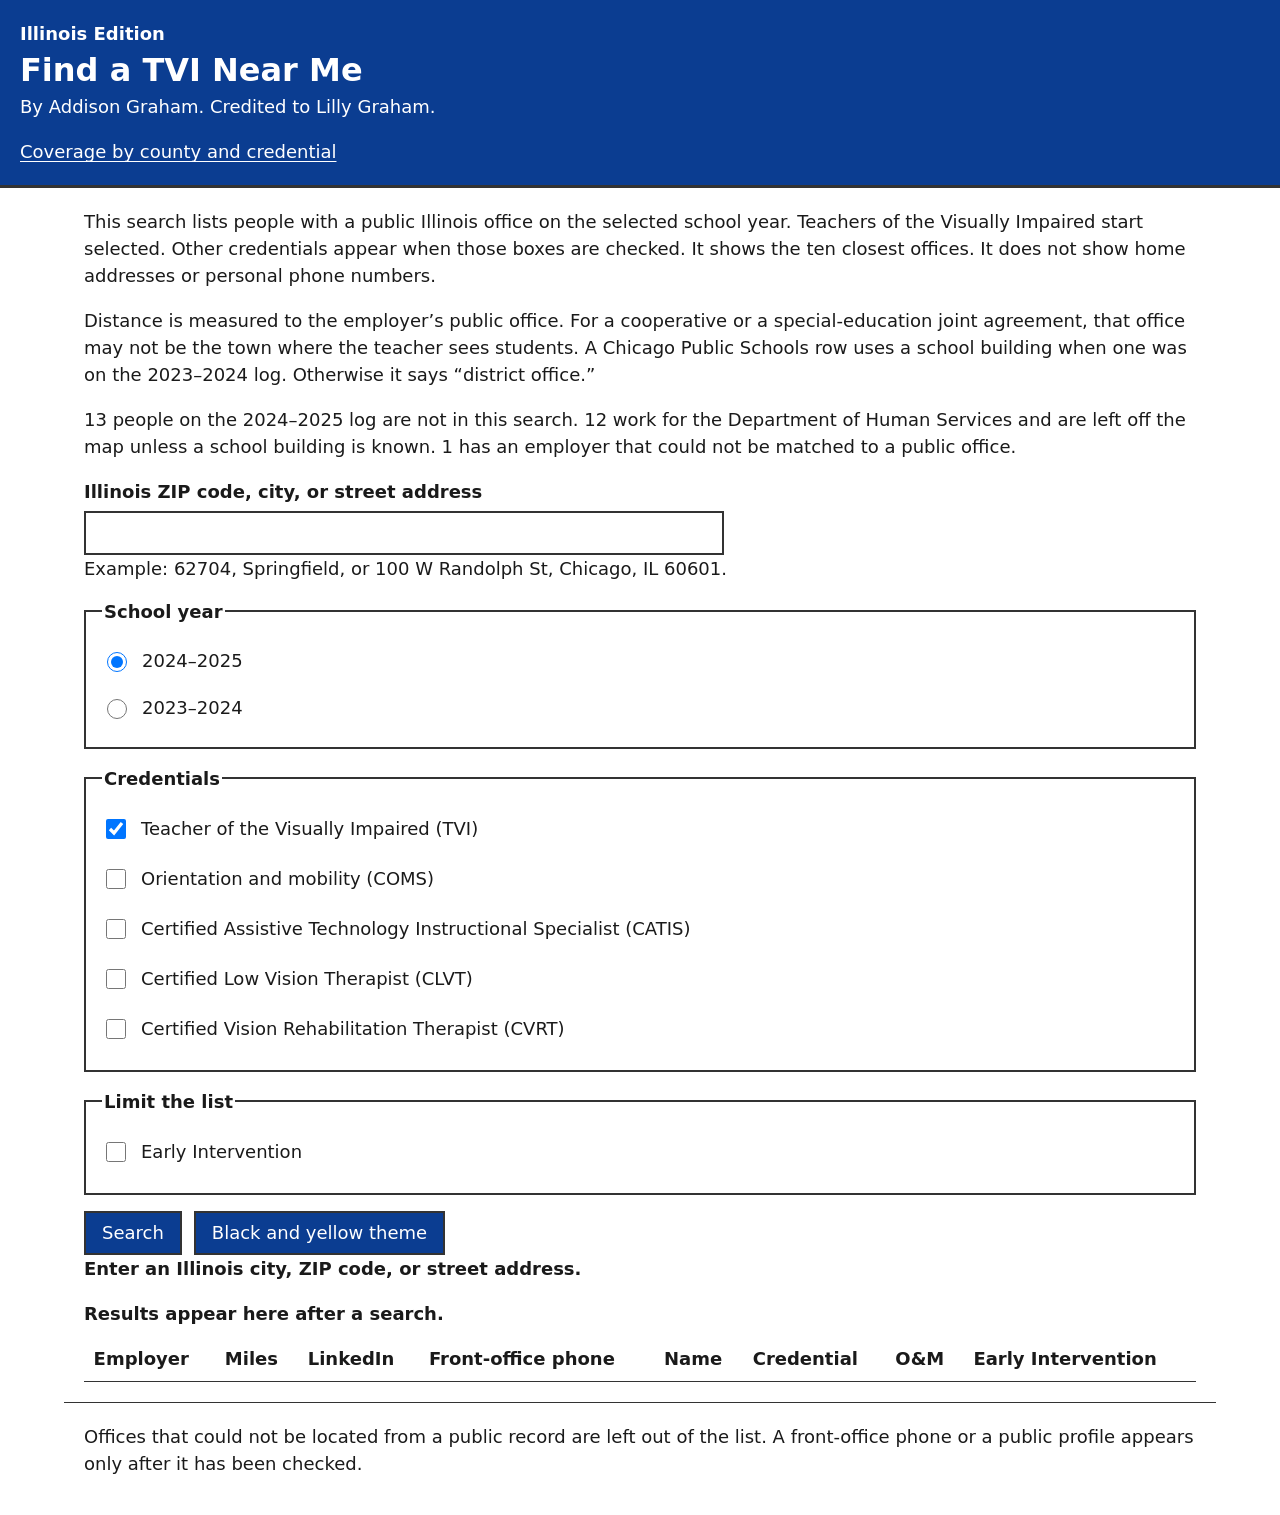
<file: index.html>
<!DOCTYPE html>
<html lang="en">
  <head>
    <meta charset="utf-8" />
    <meta name="viewport" content="width=device-width, initial-scale=1" />
    <title>Find a TVI Near Me – Illinois Edition</title>
    <meta
      name="description"
      content="Search for the ten Teachers of the Visually Impaired with the closest public offices in Illinois."
    />
    <link rel="stylesheet" href="style.css" />
  </head>
  <body>
    <a class="skip" href="#results">Skip to results</a>
    <header>
      <p class="edition">Illinois Edition</p>
      <h1>Find a TVI Near Me</h1>
      <p>By Addison Graham. Credited to Lilly Graham.</p>
      <p class="nav"><a href="analyze.html">Coverage by county and credential</a></p>
    </header>
    <main>
      <p>
        This search lists people with a public Illinois office on the selected
        school year. Teachers of the Visually Impaired start selected. Other
        credentials appear when those boxes are checked. It shows the ten
        closest offices. It does not show home addresses or personal phone
        numbers.
      </p>
      <p>
        Distance is measured to the employer’s public office. For a cooperative
        or a special-education joint agreement, that office may not be the town
        where the teacher sees students. A Chicago Public Schools row uses a
        school building when one was on the 2023–2024 log. Otherwise it says
        “district office.”
      </p>
      <p id="omitted"></p>
      <form id="search-form" role="search" aria-describedby="q-hint">
        <div class="field">
          <label for="q">Illinois ZIP code, city, or street address</label>
          <input id="q" name="q" type="search" required autocomplete="off" />
          <p id="q-hint">Example: 62704, Springfield, or 100 W Randolph St, Chicago, IL 60601.</p>
        </div>
        <fieldset>
          <legend>School year</legend>
          <label class="check" for="year-2024">
            <input id="year-2024" name="year" type="radio" value="2024-2025" checked />
            2024–2025
          </label>
          <label class="check" for="year-2023">
            <input id="year-2023" name="year" type="radio" value="2023-2024" />
            2023–2024
          </label>
        </fieldset>
        <fieldset>
          <legend>Credentials</legend>
          <label class="check" for="role-tvi">
            <input id="role-tvi" name="roles" type="checkbox" value="TVI" checked />
            Teacher of the Visually Impaired (TVI)
          </label>
          <label class="check" for="role-coms">
            <input id="role-coms" name="roles" type="checkbox" value="COMS" />
            Orientation and mobility (COMS)
          </label>
          <label class="check" for="role-catis">
            <input id="role-catis" name="roles" type="checkbox" value="CATIS" />
            Certified Assistive Technology Instructional Specialist (CATIS)
          </label>
          <label class="check" for="role-clvt">
            <input id="role-clvt" name="roles" type="checkbox" value="CLVT" />
            Certified Low Vision Therapist (CLVT)
          </label>
          <label class="check" for="role-cvrt">
            <input id="role-cvrt" name="roles" type="checkbox" value="CVRT" />
            Certified Vision Rehabilitation Therapist (CVRT)
          </label>
        </fieldset>
        <fieldset>
          <legend>Limit the list</legend>
          <label class="check" for="only-ei">
            <input id="only-ei" name="ei" type="checkbox" />
            Early Intervention
          </label>
        </fieldset>
        <div class="actions">
          <button id="search-button" type="submit">Search</button>
          <button id="theme" type="button" aria-pressed="false">Black and yellow theme</button>
        </div>
      </form>
      <p id="status" tabindex="-1" role="status" aria-live="polite">
        Enter an Illinois city, ZIP code, or street address.
      </p>
      <div class="table-wrap" tabindex="0" aria-label="Nearest teachers">
        <table id="results">
          <caption id="results-caption">Results appear here after a search.</caption>
          <thead>
            <tr>
              <th scope="col">Employer</th>
              <th scope="col">Miles</th>
              <th scope="col">LinkedIn</th>
              <th scope="col">Front-office phone</th>
              <th scope="col">Name</th>
              <th scope="col">Credential</th>
              <th scope="col">O&amp;M</th>
              <th scope="col">Early Intervention</th>
            </tr>
          </thead>
          <tbody id="result-rows"></tbody>
        </table>
      </div>
    </main>
    <footer>
      <p>
        Offices that could not be located from a public record are left out of
        the list. A front-office phone or a public profile appears only after
        it has been checked.
      </p>
    </footer>
    <noscript>
      <p>This search needs JavaScript. The directory files are in the data folder.</p>
    </noscript>
    <script type="module" src="app.js"></script>
  </body>
</html>
</file>
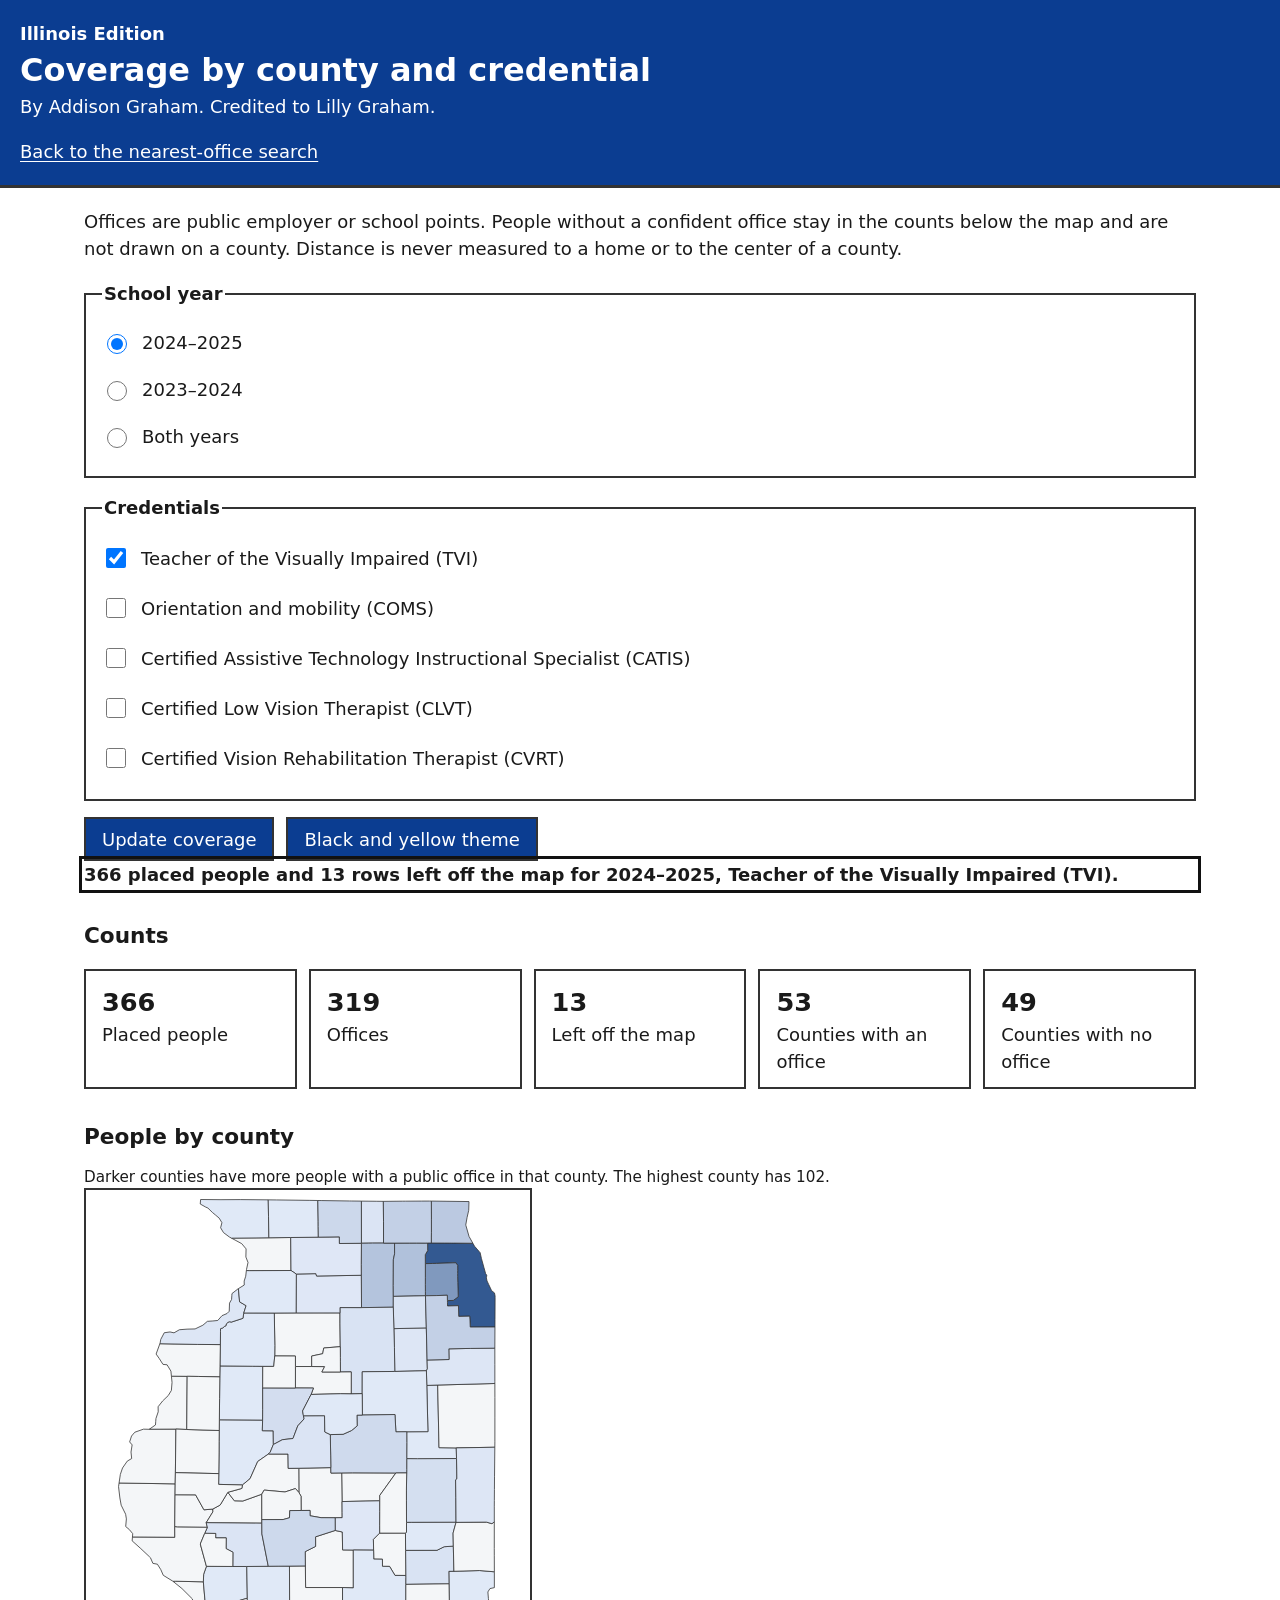
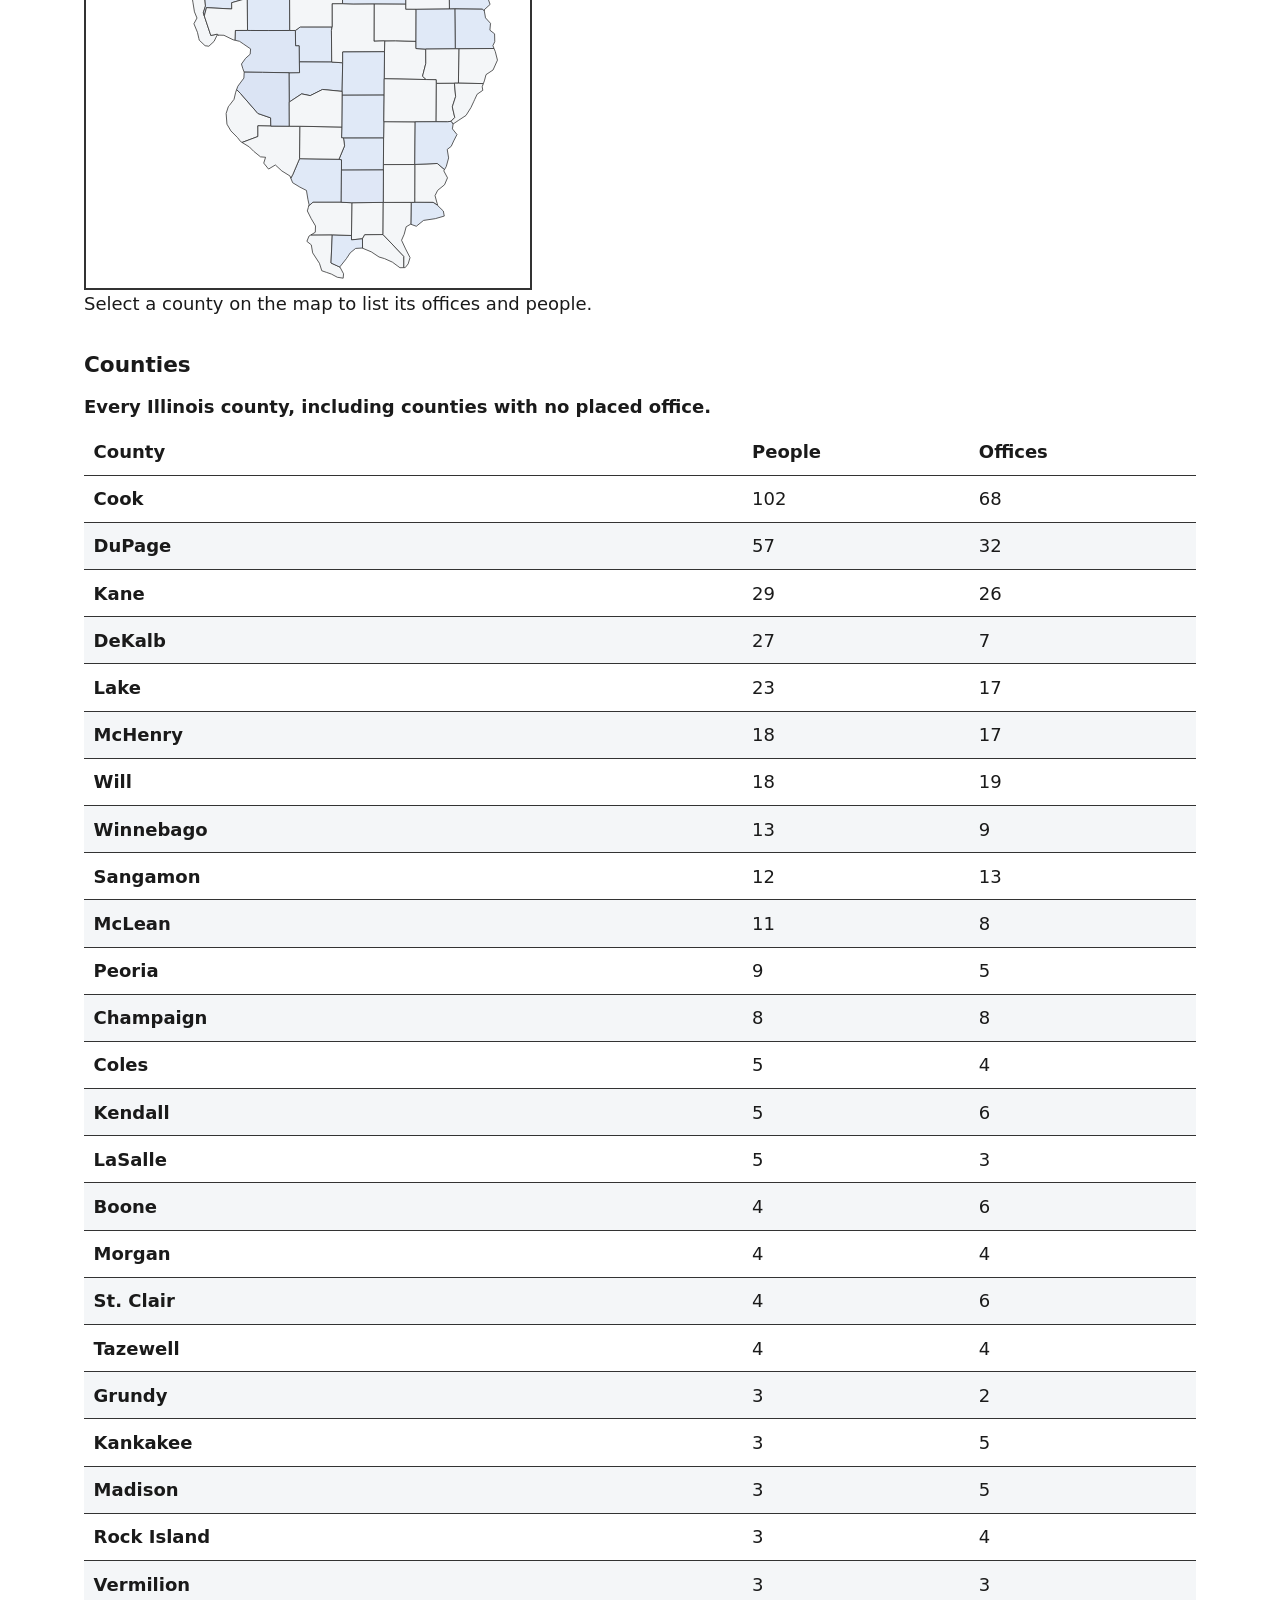
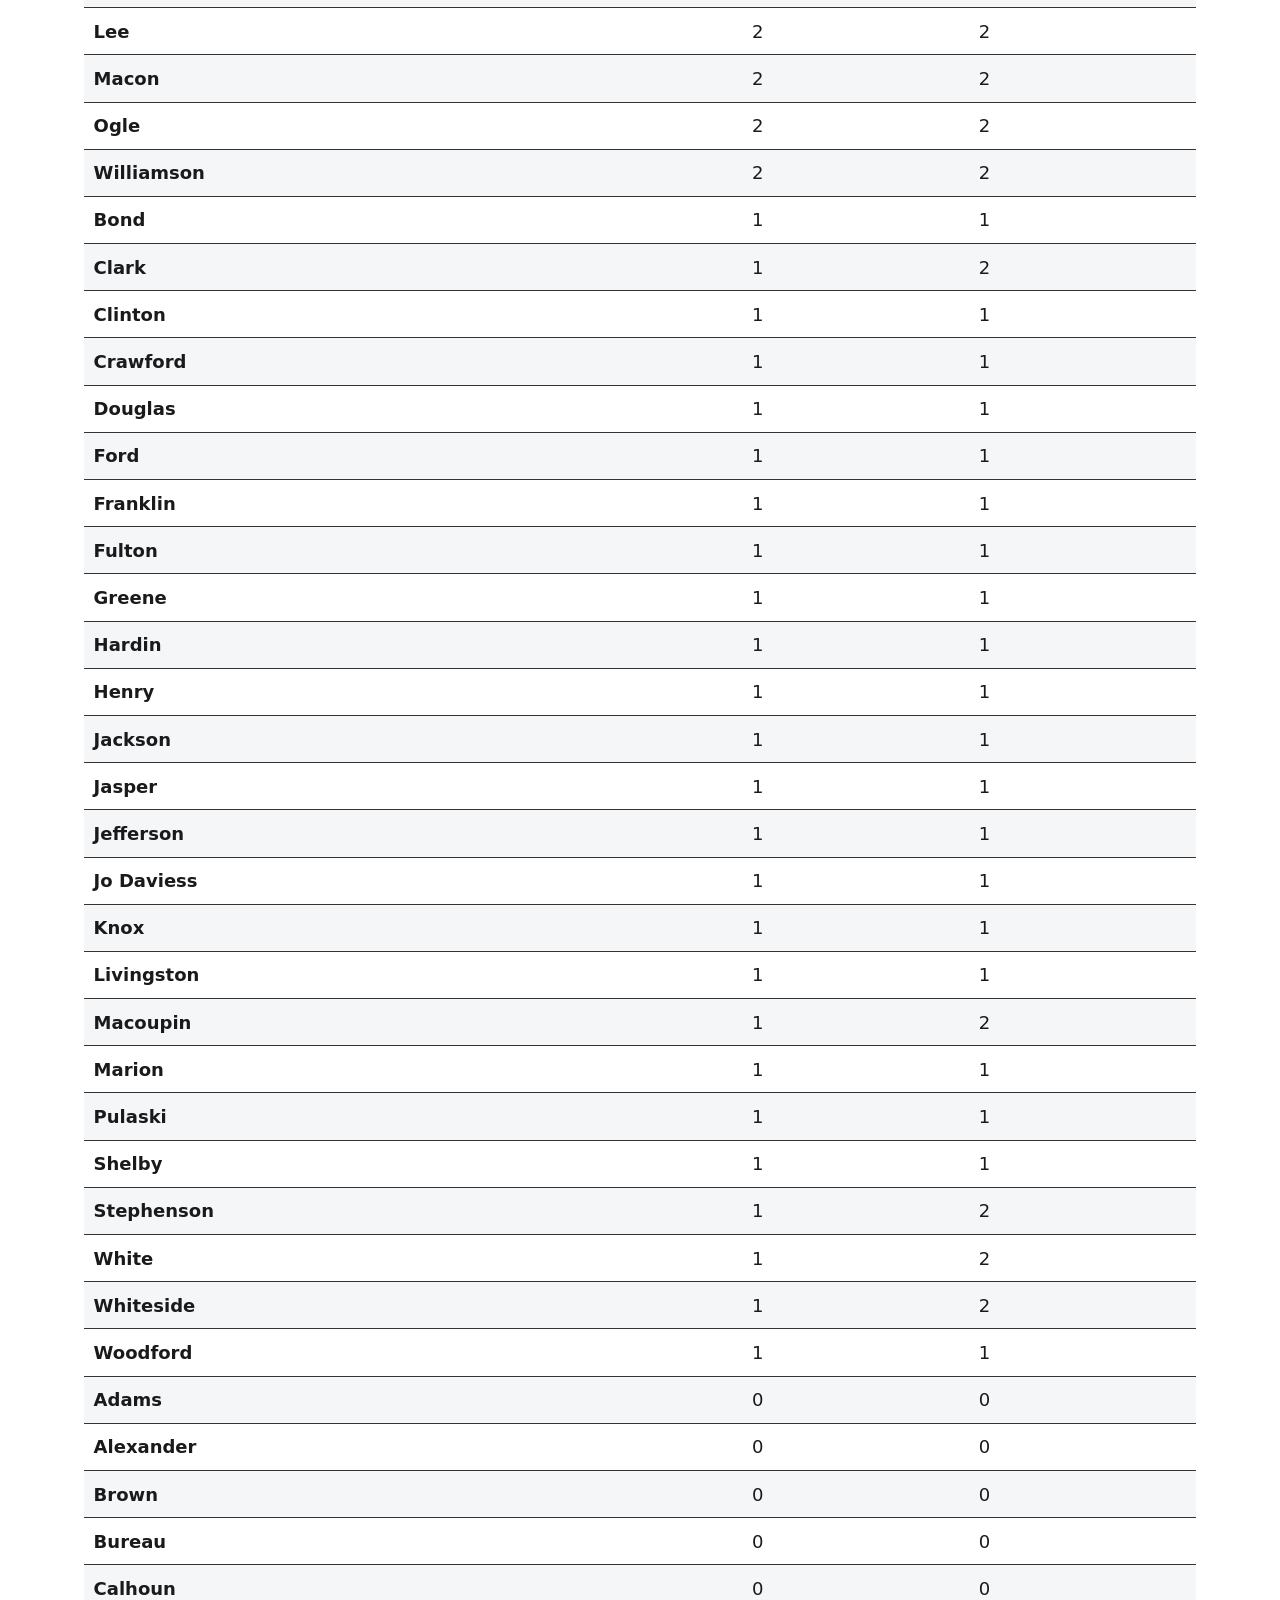
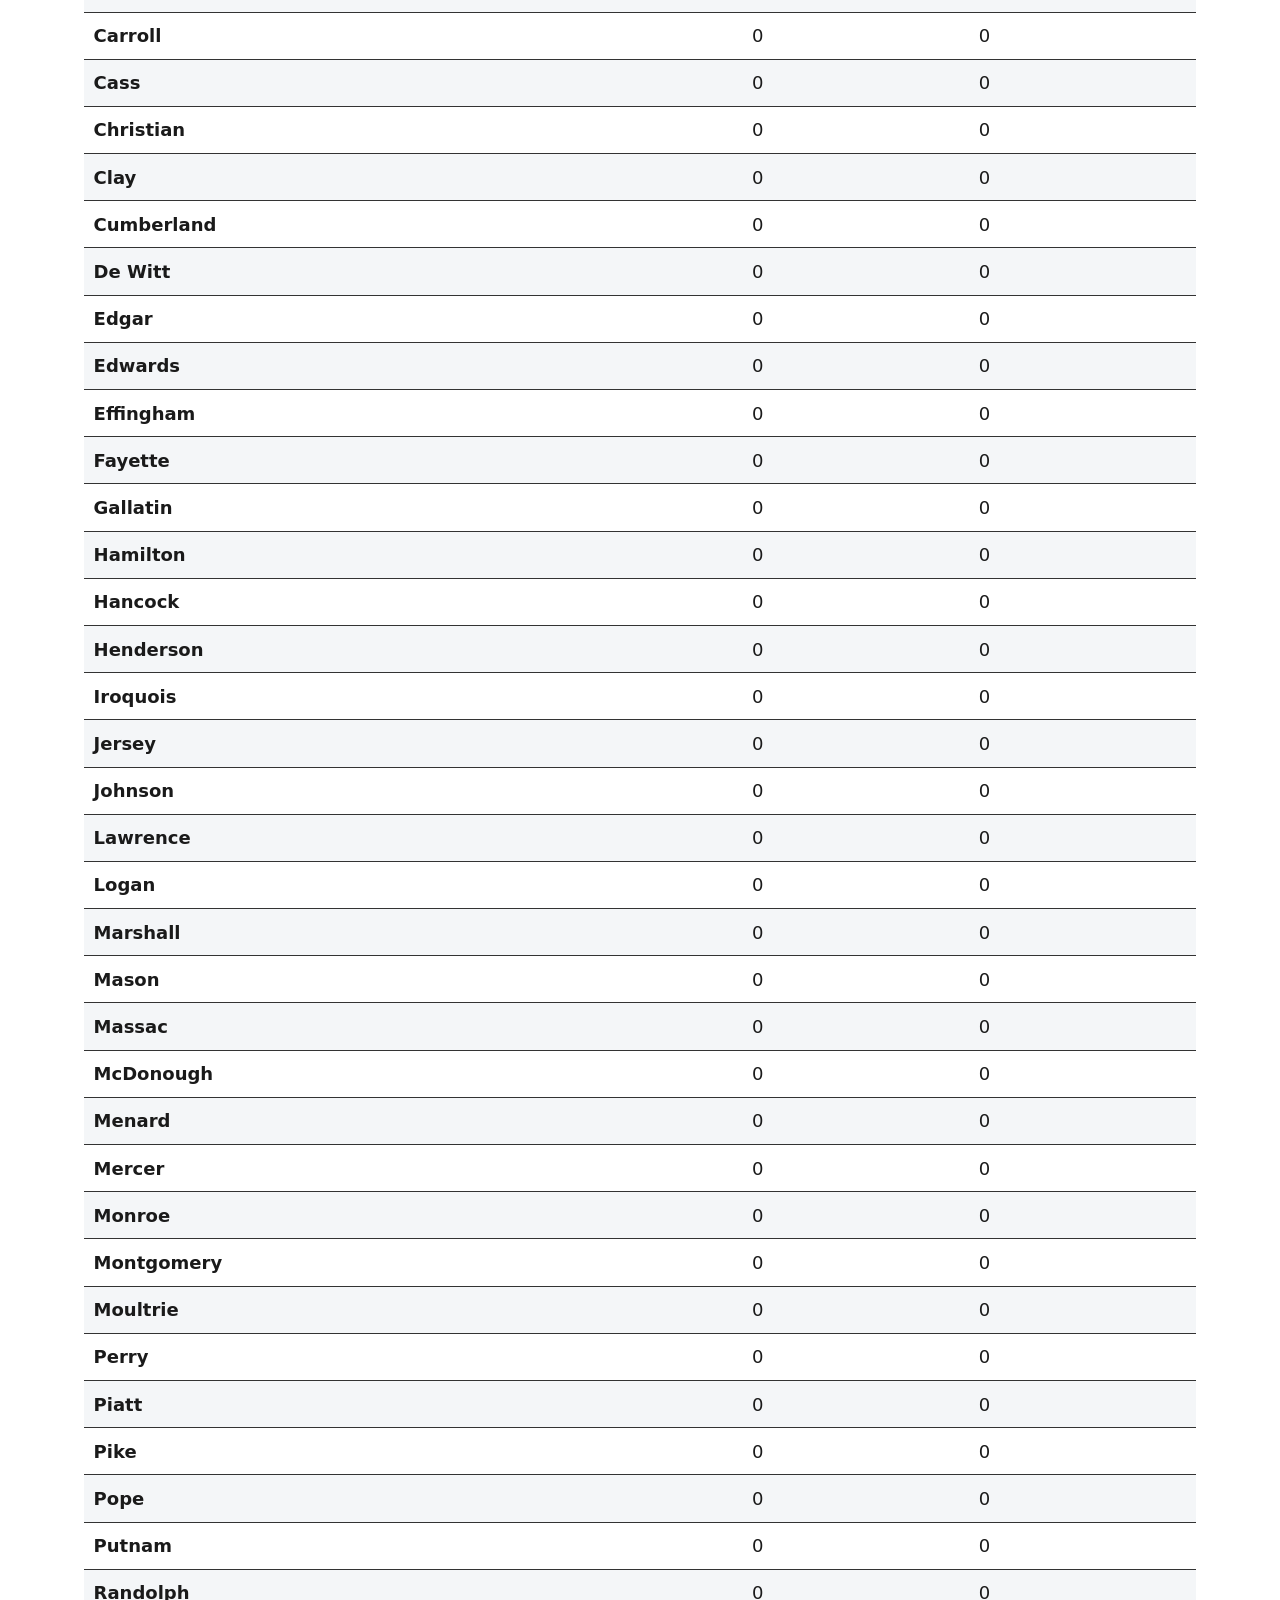
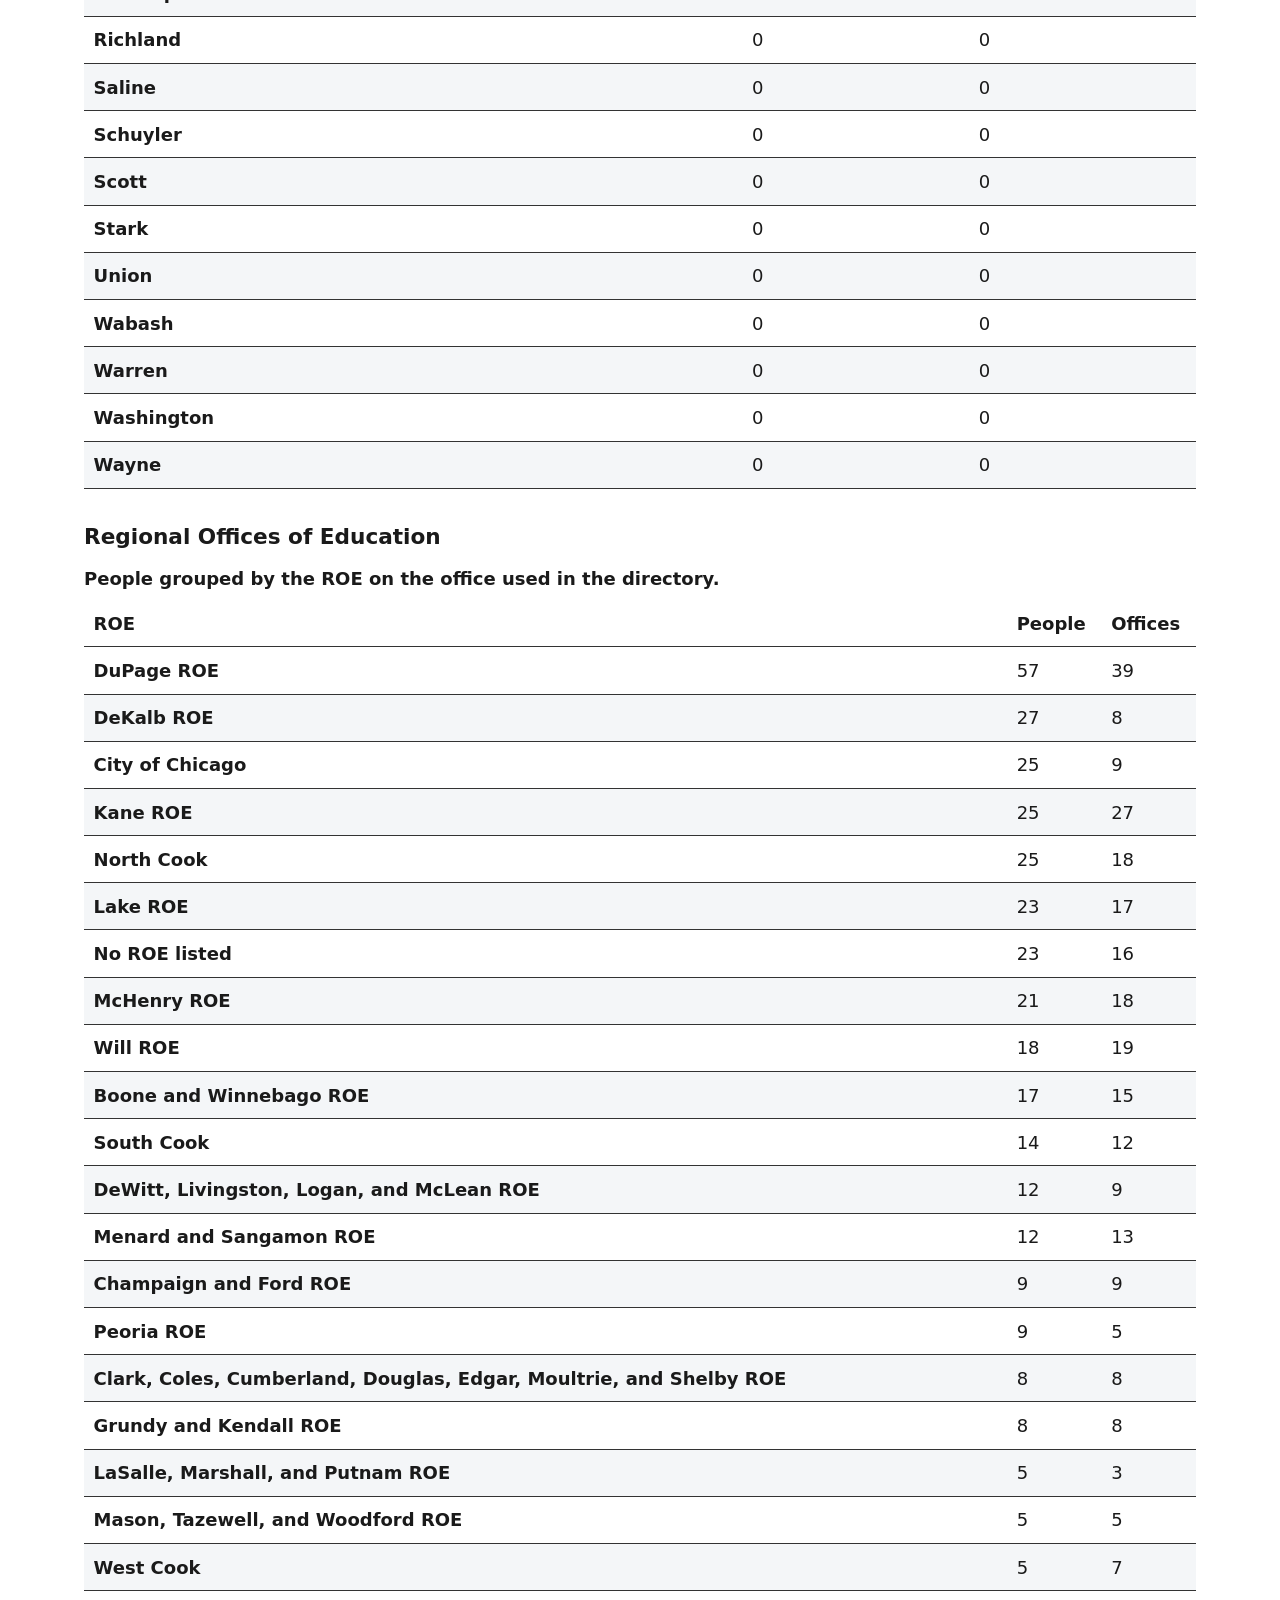
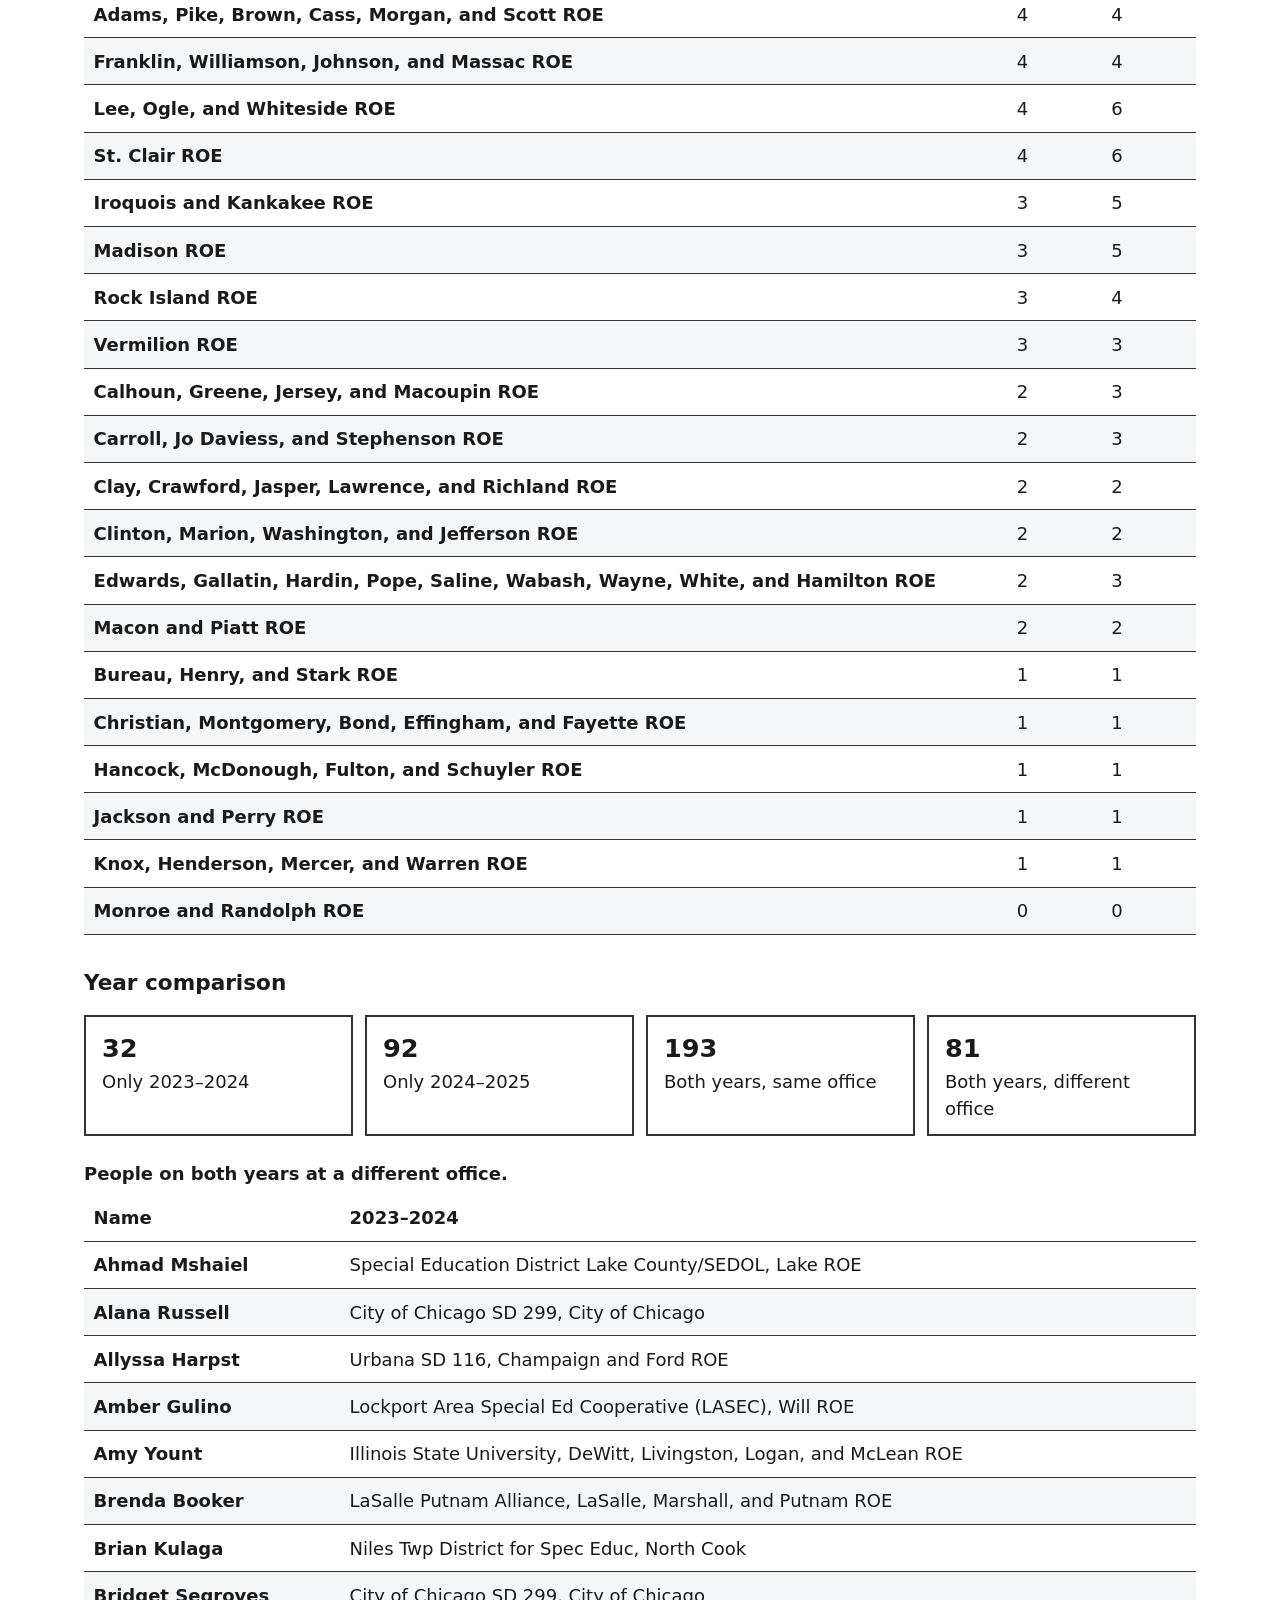
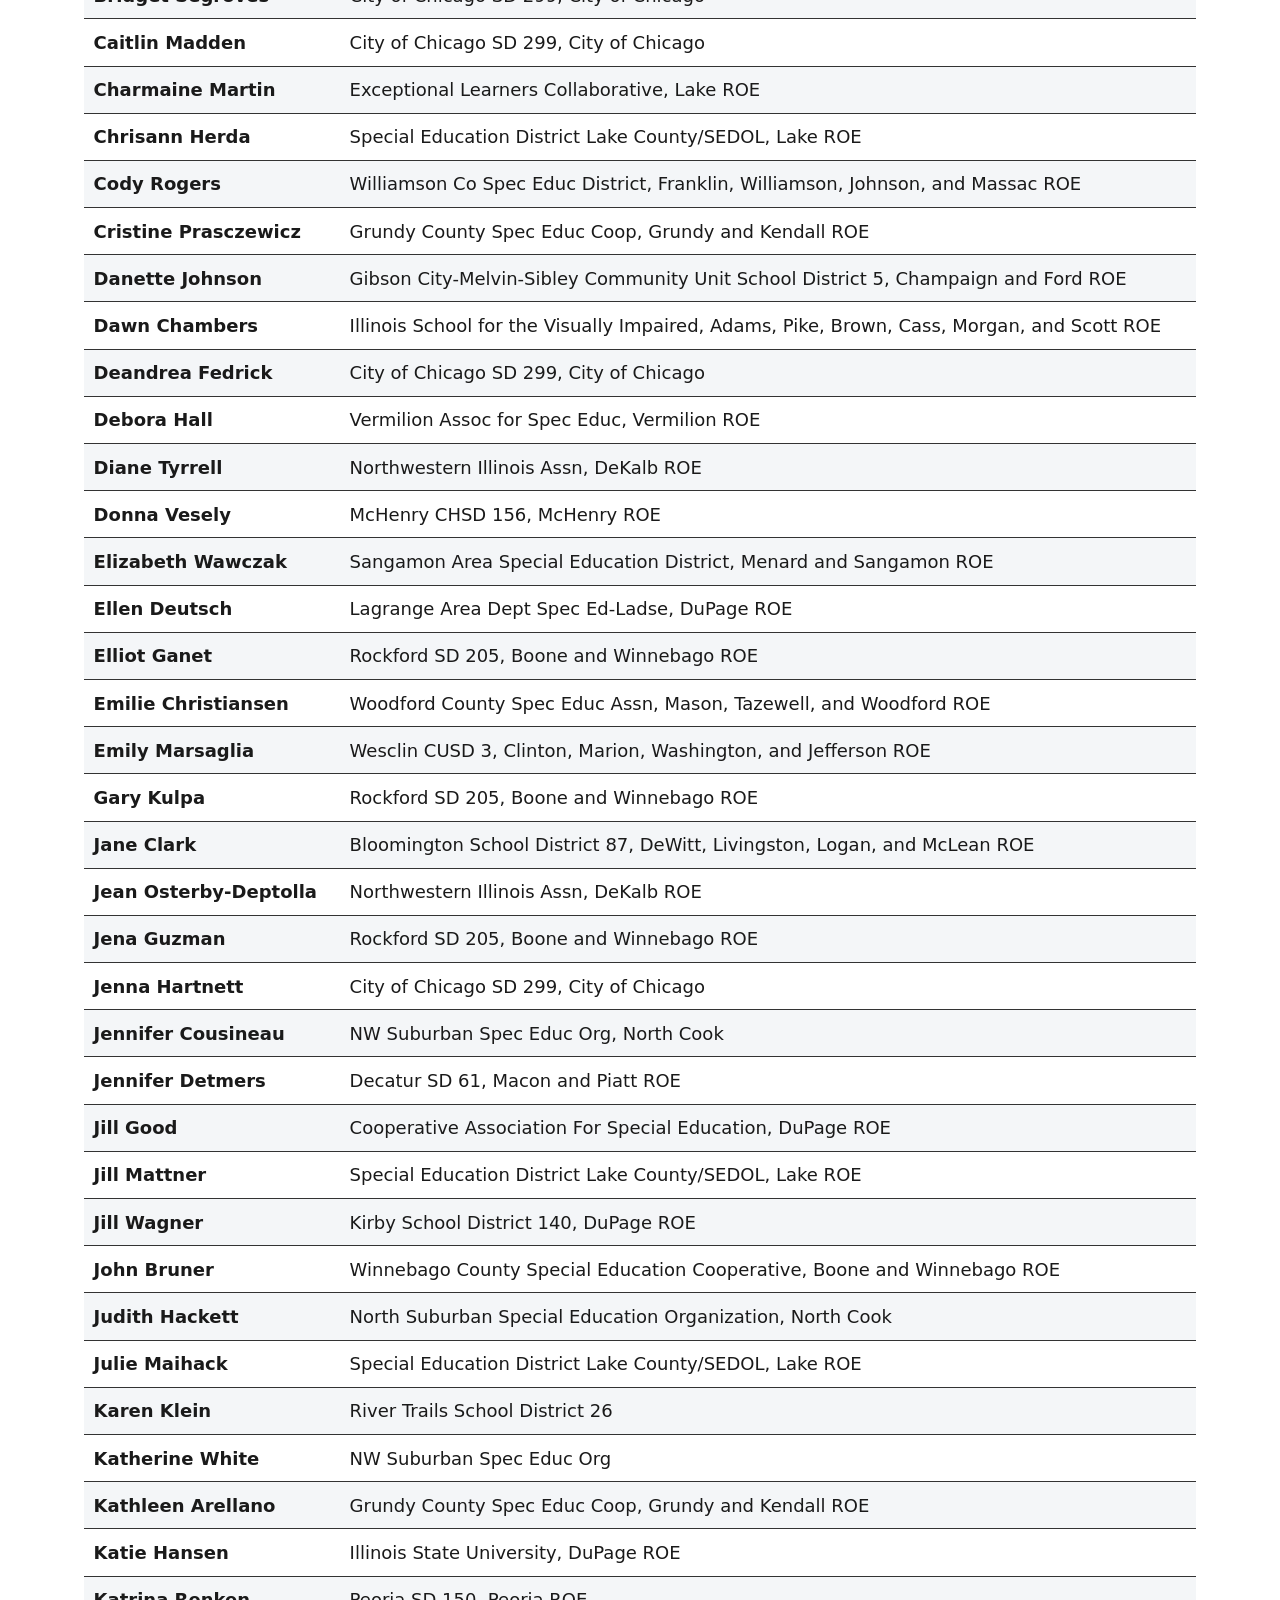
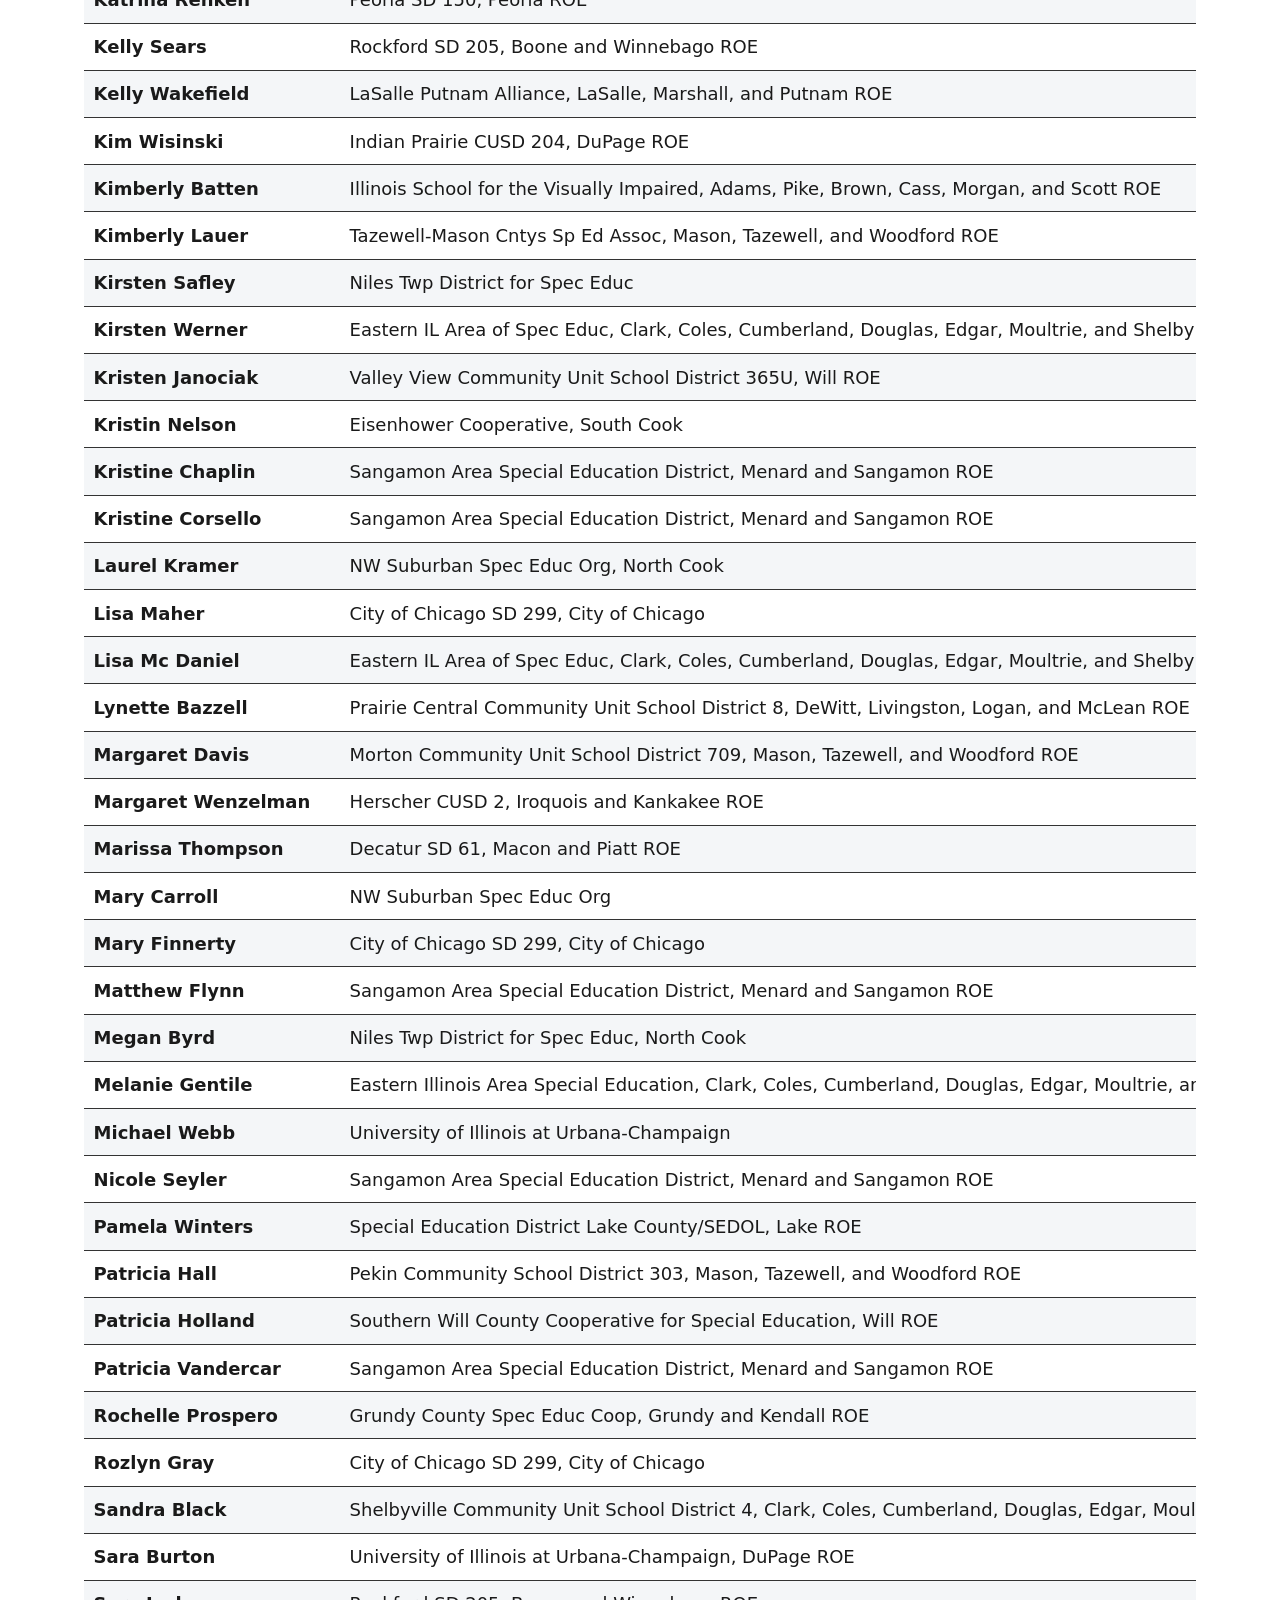
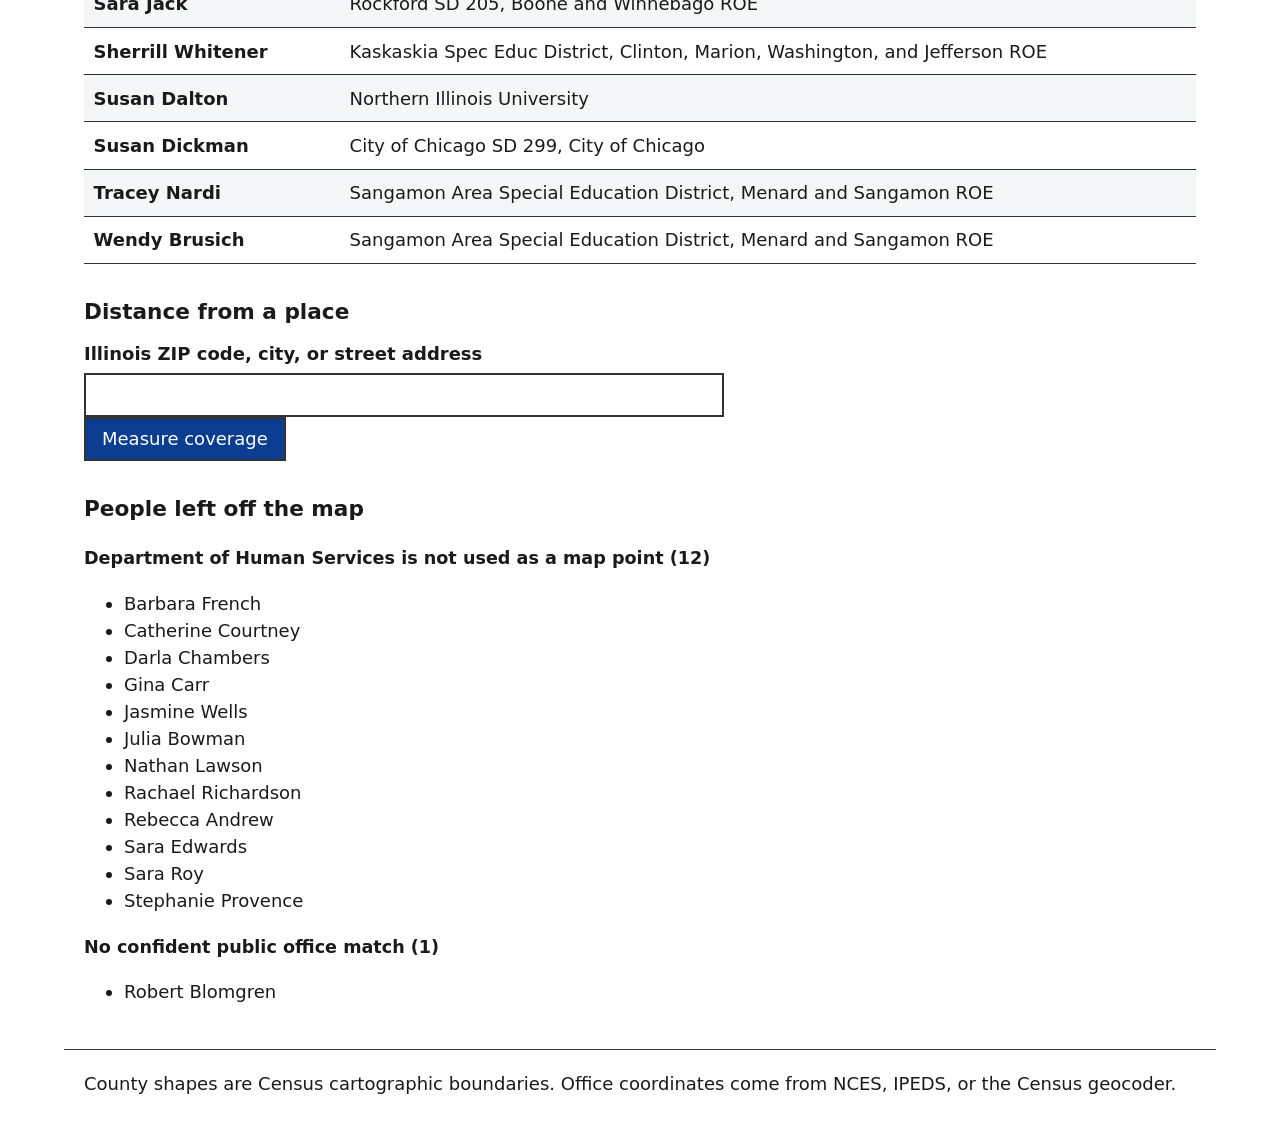
<file: analyze.html>
<!DOCTYPE html>
<html lang="en">
  <head>
    <meta charset="utf-8" />
    <meta name="viewport" content="width=device-width, initial-scale=1" />
    <title>Illinois TVI coverage</title>
    <meta
      name="description"
      content="County and credential coverage for Teachers of the Visually Impaired and related Illinois offices."
    />
    <link rel="stylesheet" href="style.css" />
  </head>
  <body>
    <a class="skip" href="#counts">Skip to coverage counts</a>
    <header>
      <p class="edition">Illinois Edition</p>
      <h1>Coverage by county and credential</h1>
      <p>By Addison Graham. Credited to Lilly Graham.</p>
      <p class="nav"><a href="index.html">Back to the nearest-office search</a></p>
    </header>
    <main>
      <p>
        Offices are public employer or school points. People without a
        confident office stay in the counts below the map and are not drawn on
        a county. Distance is never measured to a home or to the center of a
        county.
      </p>
      <form id="filters">
        <fieldset>
          <legend>School year</legend>
          <label class="check" for="year-2024">
            <input id="year-2024" name="year" type="radio" value="2024-2025" checked />
            2024–2025
          </label>
          <label class="check" for="year-2023">
            <input id="year-2023" name="year" type="radio" value="2023-2024" />
            2023–2024
          </label>
          <label class="check" for="year-both">
            <input id="year-both" name="year" type="radio" value="both" />
            Both years
          </label>
        </fieldset>
        <fieldset>
          <legend>Credentials</legend>
          <label class="check" for="role-tvi">
            <input id="role-tvi" name="roles" type="checkbox" value="TVI" checked />
            Teacher of the Visually Impaired (TVI)
          </label>
          <label class="check" for="role-coms">
            <input id="role-coms" name="roles" type="checkbox" value="COMS" />
            Orientation and mobility (COMS)
          </label>
          <label class="check" for="role-catis">
            <input id="role-catis" name="roles" type="checkbox" value="CATIS" />
            Certified Assistive Technology Instructional Specialist (CATIS)
          </label>
          <label class="check" for="role-clvt">
            <input id="role-clvt" name="roles" type="checkbox" value="CLVT" />
            Certified Low Vision Therapist (CLVT)
          </label>
          <label class="check" for="role-cvrt">
            <input id="role-cvrt" name="roles" type="checkbox" value="CVRT" />
            Certified Vision Rehabilitation Therapist (CVRT)
          </label>
        </fieldset>
        <div class="actions">
          <button id="apply" type="submit">Update coverage</button>
          <button id="theme" type="button" aria-pressed="false">Black and yellow theme</button>
        </div>
      </form>
      <p id="status" tabindex="-1" role="status" aria-live="polite">Loading coverage files.</p>
      <section id="counts" aria-labelledby="counts-heading">
        <h2 id="counts-heading">Counts</h2>
        <div class="stats" id="stats"></div>
      </section>
      <section aria-labelledby="map-heading">
        <h2 id="map-heading">People by county</h2>
        <p class="legend" id="map-legend">Darker counties have more people with a public office in that county.</p>
        <div class="map-wrap" id="map"></div>
        <div id="county-detail">
          <p>Select a county on the map to list its offices and people.</p>
        </div>
      </section>
      <section aria-labelledby="county-heading">
        <h2 id="county-heading">Counties</h2>
        <div class="table-wrap" tabindex="0" aria-label="People and offices by county">
          <table>
            <caption>Every Illinois county, including counties with no placed office.</caption>
            <thead>
              <tr>
                <th scope="col">County</th>
                <th scope="col">People</th>
                <th scope="col">Offices</th>
              </tr>
            </thead>
            <tbody id="county-rows"></tbody>
          </table>
        </div>
      </section>
      <section aria-labelledby="roe-heading">
        <h2 id="roe-heading">Regional Offices of Education</h2>
        <div class="table-wrap" tabindex="0" aria-label="People and offices by ROE">
          <table>
            <caption>People grouped by the ROE on the office used in the directory.</caption>
            <thead>
              <tr>
                <th scope="col">ROE</th>
                <th scope="col">People</th>
                <th scope="col">Offices</th>
              </tr>
            </thead>
            <tbody id="roe-rows"></tbody>
          </table>
        </div>
      </section>
      <section aria-labelledby="compare-heading">
        <h2 id="compare-heading">Year comparison</h2>
        <div class="stats" id="compare-stats"></div>
        <div class="table-wrap" tabindex="0" aria-label="People who changed offices between years">
          <table>
            <caption>People on both years at a different office.</caption>
            <thead>
              <tr>
                <th scope="col">Name</th>
                <th scope="col">2023–2024</th>
                <th scope="col">2024–2025</th>
              </tr>
            </thead>
            <tbody id="compare-rows"></tbody>
          </table>
        </div>
      </section>
      <section aria-labelledby="place-heading">
        <h2 id="place-heading">Distance from a place</h2>
        <form id="place-form">
          <div class="field">
            <label for="place-q">Illinois ZIP code, city, or street address</label>
            <input id="place-q" name="place-q" type="search" autocomplete="off" />
          </div>
          <div class="actions">
            <button type="submit">Measure coverage</button>
          </div>
        </form>
        <div id="place-summary"></div>
      </section>
      <section aria-labelledby="unplaced-heading">
        <h2 id="unplaced-heading">People left off the map</h2>
        <div id="unplaced-groups"></div>
      </section>
    </main>
    <footer>
      <p>
        County shapes are Census cartographic boundaries. Office coordinates
        come from NCES, IPEDS, or the Census geocoder.
      </p>
    </footer>
    <noscript>
      <p>This page needs JavaScript. The directory files are in the data folder.</p>
    </noscript>
    <script type="module" src="analyze.js"></script>
  </body>
</html>
</file>
<file: style.css>
:root {
  color-scheme: light;
  --bg: #ffffff;
  --text: #1a1a1a;
  --header: #0b3d91;
  --header-text: #ffffff;
  --accent: #0b3d91;
  --accent-text: #ffffff;
  --line: #333333;
  --focus: #111111;
  --hint: #1a1a1a;
  --row: #f4f6f8;
}

html[data-theme="contrast"] {
  color-scheme: dark;
  --bg: #000000;
  --text: #ffd60a;
  --header: #000000;
  --header-text: #ffd60a;
  --accent: #000000;
  --accent-text: #ffd60a;
  --line: #ffd60a;
  --focus: #ffd60a;
  --hint: #ffd60a;
  --row: #1a1400;
}

* {
  box-sizing: border-box;
}

body {
  margin: 0;
  background: var(--bg);
  color: var(--text);
  font-family: system-ui, "Segoe UI", sans-serif;
  font-size: 18px;
  line-height: 1.5;
}

.skip {
  position: absolute;
  left: 0.5rem;
  top: 0.5rem;
  transform: translateY(-200%);
  background: #ffffff;
  color: #111111;
  padding: 0.5rem 1rem;
  z-index: 2;
}

.skip:focus {
  transform: none;
}

html[data-theme="contrast"] .skip {
  background: #000000;
  color: #ffd60a;
}

header,
main,
footer {
  padding: 1.25rem;
}

header {
  background: var(--header);
  color: var(--header-text);
  border-bottom: 3px solid var(--line);
}

main,
footer {
  max-width: 72rem;
  margin: 0 auto;
}

.nav {
  margin-bottom: 0;
}

.nav a {
  color: var(--header-text);
}

h1,
h2,
p,
fieldset,
.field {
  margin-top: 0;
}

h1 {
  margin-bottom: 0.25rem;
  font-size: 2rem;
  line-height: 1.2;
}

h2 {
  margin: 2rem 0 0.75rem;
  font-size: 1.35rem;
}

h3 {
  margin: 1.25rem 0 0.5rem;
  font-size: 1.1rem;
}

.edition {
  margin-bottom: 0.25rem;
  font-weight: 700;
}

label,
legend {
  font-weight: 700;
}

input,
button {
  font: inherit;
  min-height: 44px;
}

input[type="search"] {
  display: block;
  width: min(100%, 40rem);
  margin-top: 0.35rem;
  padding: 0.4rem 0.6rem;
  border: 2px solid var(--line);
  background: var(--bg);
  color: var(--text);
}

#q-hint {
  margin-bottom: 0;
  color: var(--hint);
}

fieldset {
  margin: 1rem 0;
  padding: 0.75rem 1rem 1rem;
  border: 2px solid var(--line);
}

.check {
  display: flex;
  align-items: center;
  gap: 0.75rem;
  min-height: 44px;
  font-weight: 400;
}

.check input {
  width: 1.25rem;
  height: 1.25rem;
}

.actions {
  display: flex;
  flex-wrap: wrap;
  gap: 0.75rem;
}

button {
  padding: 0.4rem 1rem;
  border: 2px solid var(--line);
  background: var(--accent);
  color: var(--accent-text);
  cursor: pointer;
}

button:disabled {
  cursor: wait;
}

a {
  color: var(--accent);
  text-underline-offset: 0.15em;
}

html[data-theme="contrast"] a {
  color: var(--text);
}

:focus-visible {
  outline: 3px solid var(--focus);
  outline-offset: 2px;
}

#status {
  font-weight: 700;
}

.table-wrap {
  max-width: 100%;
  overflow-x: auto;
}

table {
  width: 100%;
  border-collapse: collapse;
}

caption {
  caption-side: top;
  margin-bottom: 0.5rem;
  text-align: left;
  font-weight: 700;
}

th,
td {
  padding: 0.6rem;
  border-bottom: 1px solid var(--line);
  text-align: left;
  vertical-align: top;
  white-space: nowrap;
}

th[scope="row"] {
  font-weight: 700;
  white-space: normal;
  min-width: 16rem;
}

tbody tr:nth-child(even) {
  background: var(--row);
}

footer {
  border-top: 1px solid var(--line);
}

.stats {
  display: grid;
  grid-template-columns: repeat(auto-fit, minmax(10rem, 1fr));
  gap: 0.75rem;
  margin: 1rem 0 1.5rem;
}

.stat {
  padding: 0.75rem 1rem;
  border: 2px solid var(--line);
}

.stat p {
  margin: 0;
}

.stat .value {
  font-size: 1.6rem;
  font-weight: 700;
}

.map-wrap {
  max-width: 28rem;
}

.map-wrap svg {
  display: block;
  width: 100%;
  height: auto;
  border: 2px solid var(--line);
  background: var(--bg);
}

.map-wrap path {
  stroke: var(--line);
  stroke-width: 1;
  cursor: pointer;
}

.map-wrap path:focus-visible {
  outline: 3px solid var(--focus);
  outline-offset: -3px;
}

.map-wrap path[aria-current="true"] {
  stroke-width: 3;
}

.legend {
  margin: 0.5rem 0 0;
  font-size: 0.95rem;
}

#county-detail,
#place-summary,
#unplaced-groups {
  margin-bottom: 1.5rem;
}

@media (max-width: 40rem) {
  .actions {
    flex-direction: column;
    align-items: stretch;
  }

  button {
    width: 100%;
  }
}
</file>
